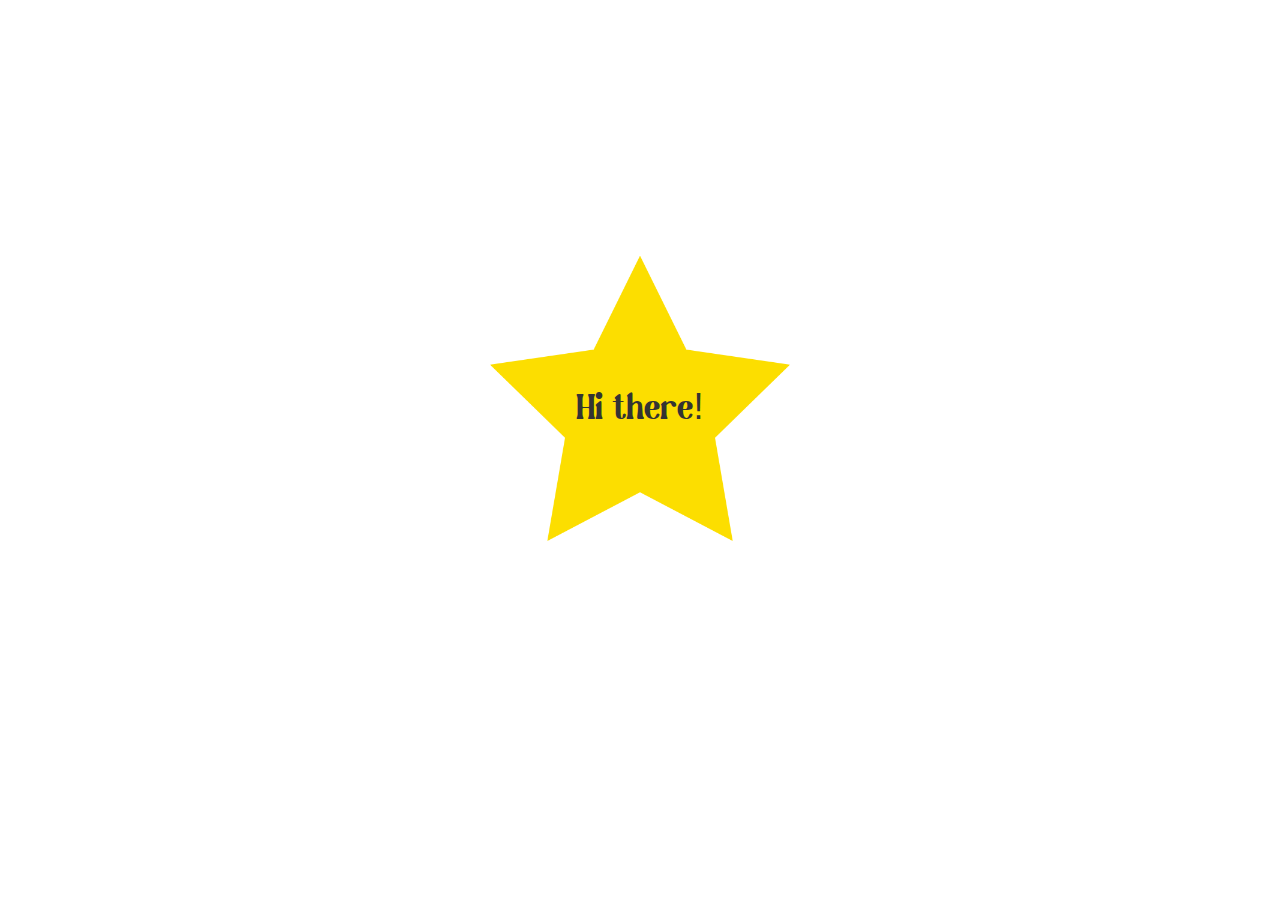
<file: index.html>
<!DOCTYPE html>
<html lang="en">
<head>
    <meta charset="UTF-8">
    <title>Maddie Nykl</title>
    <link rel="stylesheet" href="style.css">
    <link rel="icon" href="img/favicon.png" type="image/png">
</head>
<body>
    <div class="welcome-container">
        <div class="overlay-text-welcome">Hi there!</div>
        <img src="img/nav.png" alt="Navigation Icon" id="welcome-nav-icon" class="large-nav-icon">
    </div>

    <script src="script.js"></script>
</body>
</html>
</file>
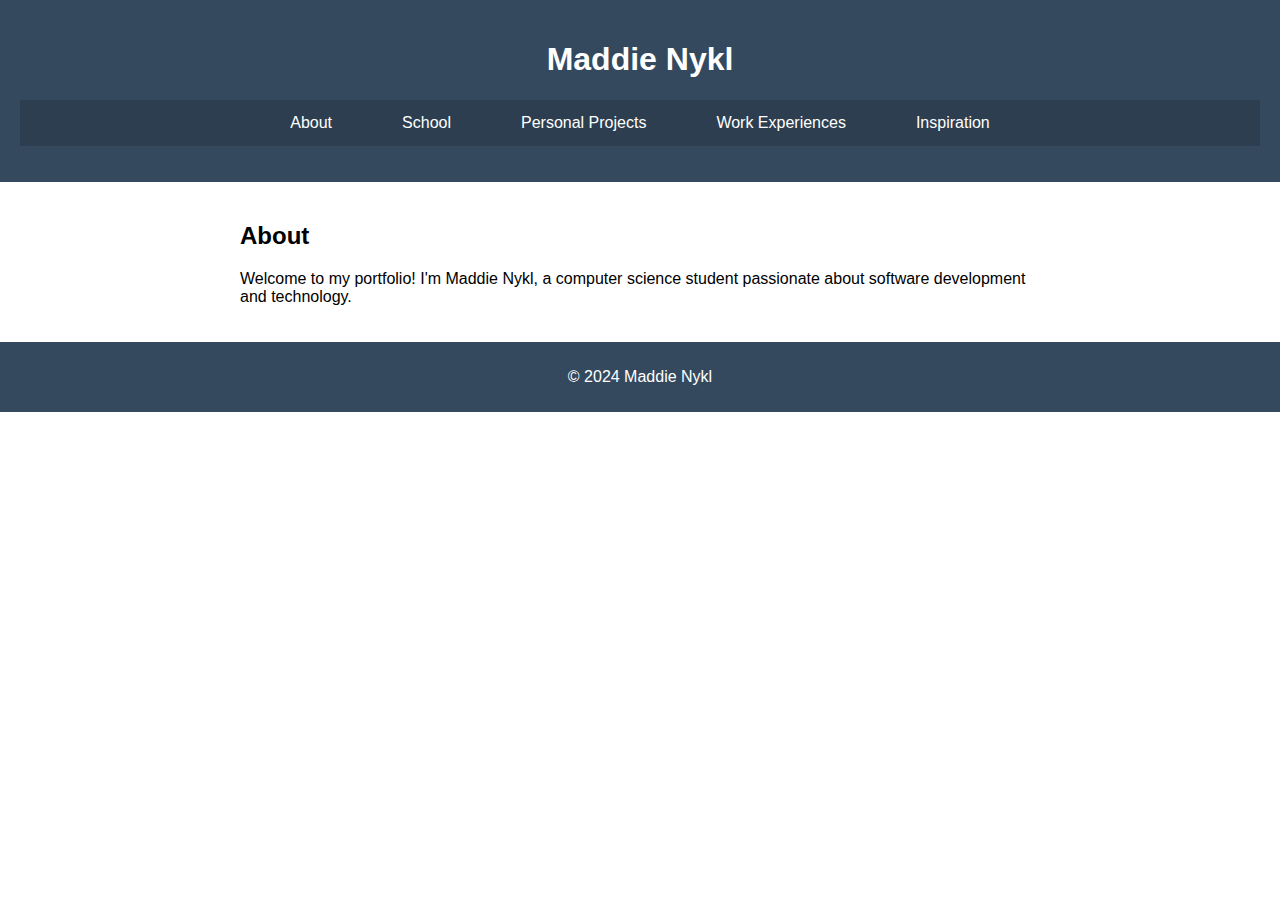
<file: public/index.html>
<!DOCTYPE html>
<html lang="en">
<head>
    <meta charset="UTF-8">
    <title>Maddie Nykl's Portfolio</title>
    <link rel="stylesheet" href="styles.css">
</head>
<body>
    <header>
        <h1>Maddie Nykl</h1>
        <nav>
            <ul>
                <li><a href="#about" onclick="showSection('about')">About</a></li>
                <li><a href="#school" onclick="showSection('school')">School</a></li>
                <li><a href="#projects" onclick="showSection('projects')">Personal Projects</a></li>
                <li><a href="#work" onclick="showSection('work')">Work Experiences</a></li>
                <li><a href="#inspiration" onclick="showSection('inspiration')">Inspiration</a></li>
            </ul>
        </nav>
    </header>

    <main>
        <section id="about" class="content-section">
            <h2>About</h2>
            <p>Welcome to my portfolio! I'm Maddie Nykl, a computer science student passionate about software development and technology.</p>
        </section>

        <section id="school" class="content-section" style="display:none;">
            <h2>School</h2>
            <p>Information about my educational background.</p>
        </section>

        <section id="projects" class="content-section" style="display:none;">
            <h2>Personal Projects</h2>
            <p>Details of projects I've worked on.</p>
        </section>

        <section id="work" class="content-section" style="display:none;">
            <h2>Work Experiences</h2>
            <p>My professional experiences and internships.</p>
        </section>

        <section id="inspiration" class="content-section" style="display:none;">
            <h2>Inspiration</h2>
            <p>Things that inspire me.</p>
        </section>
    </main>

    <footer>
        <p>&copy; 2024 Maddie Nykl</p>
    </footer>

    <script src="script.js"></script>
</body>
</html>
</file>
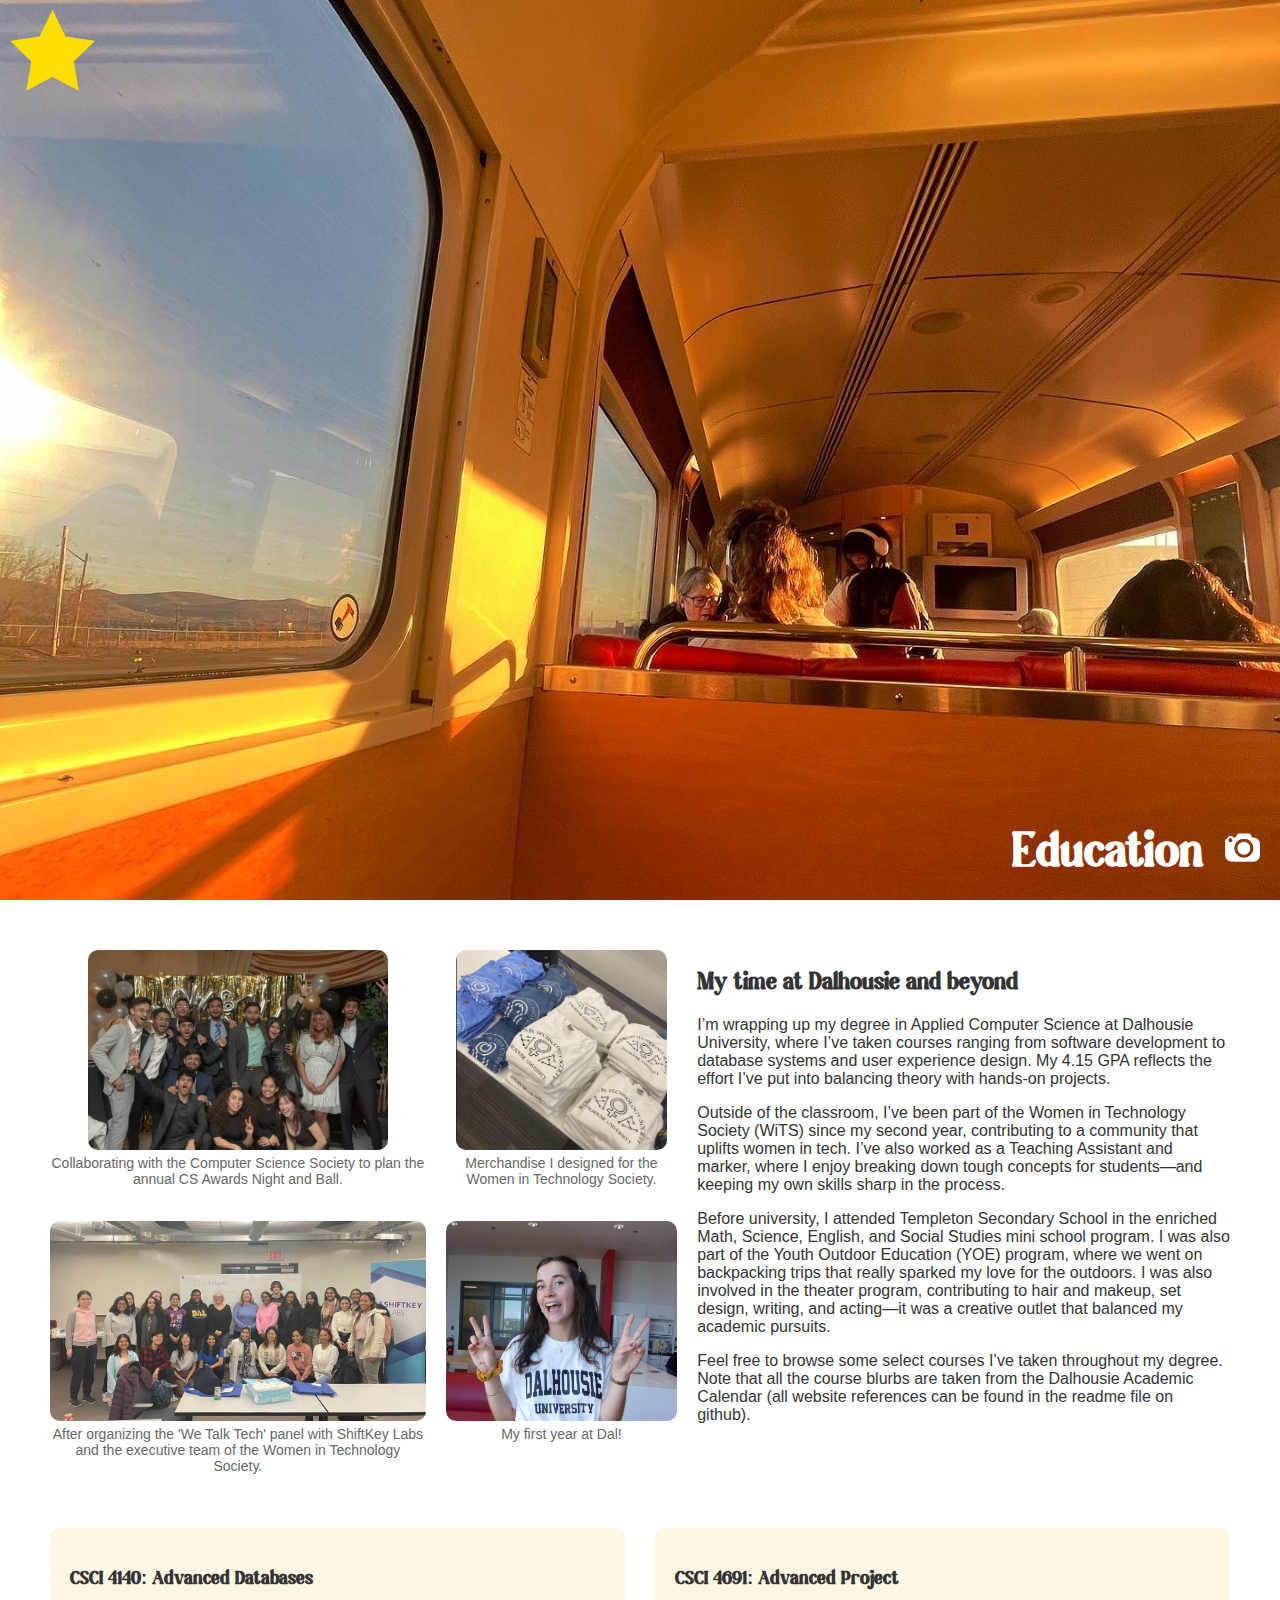
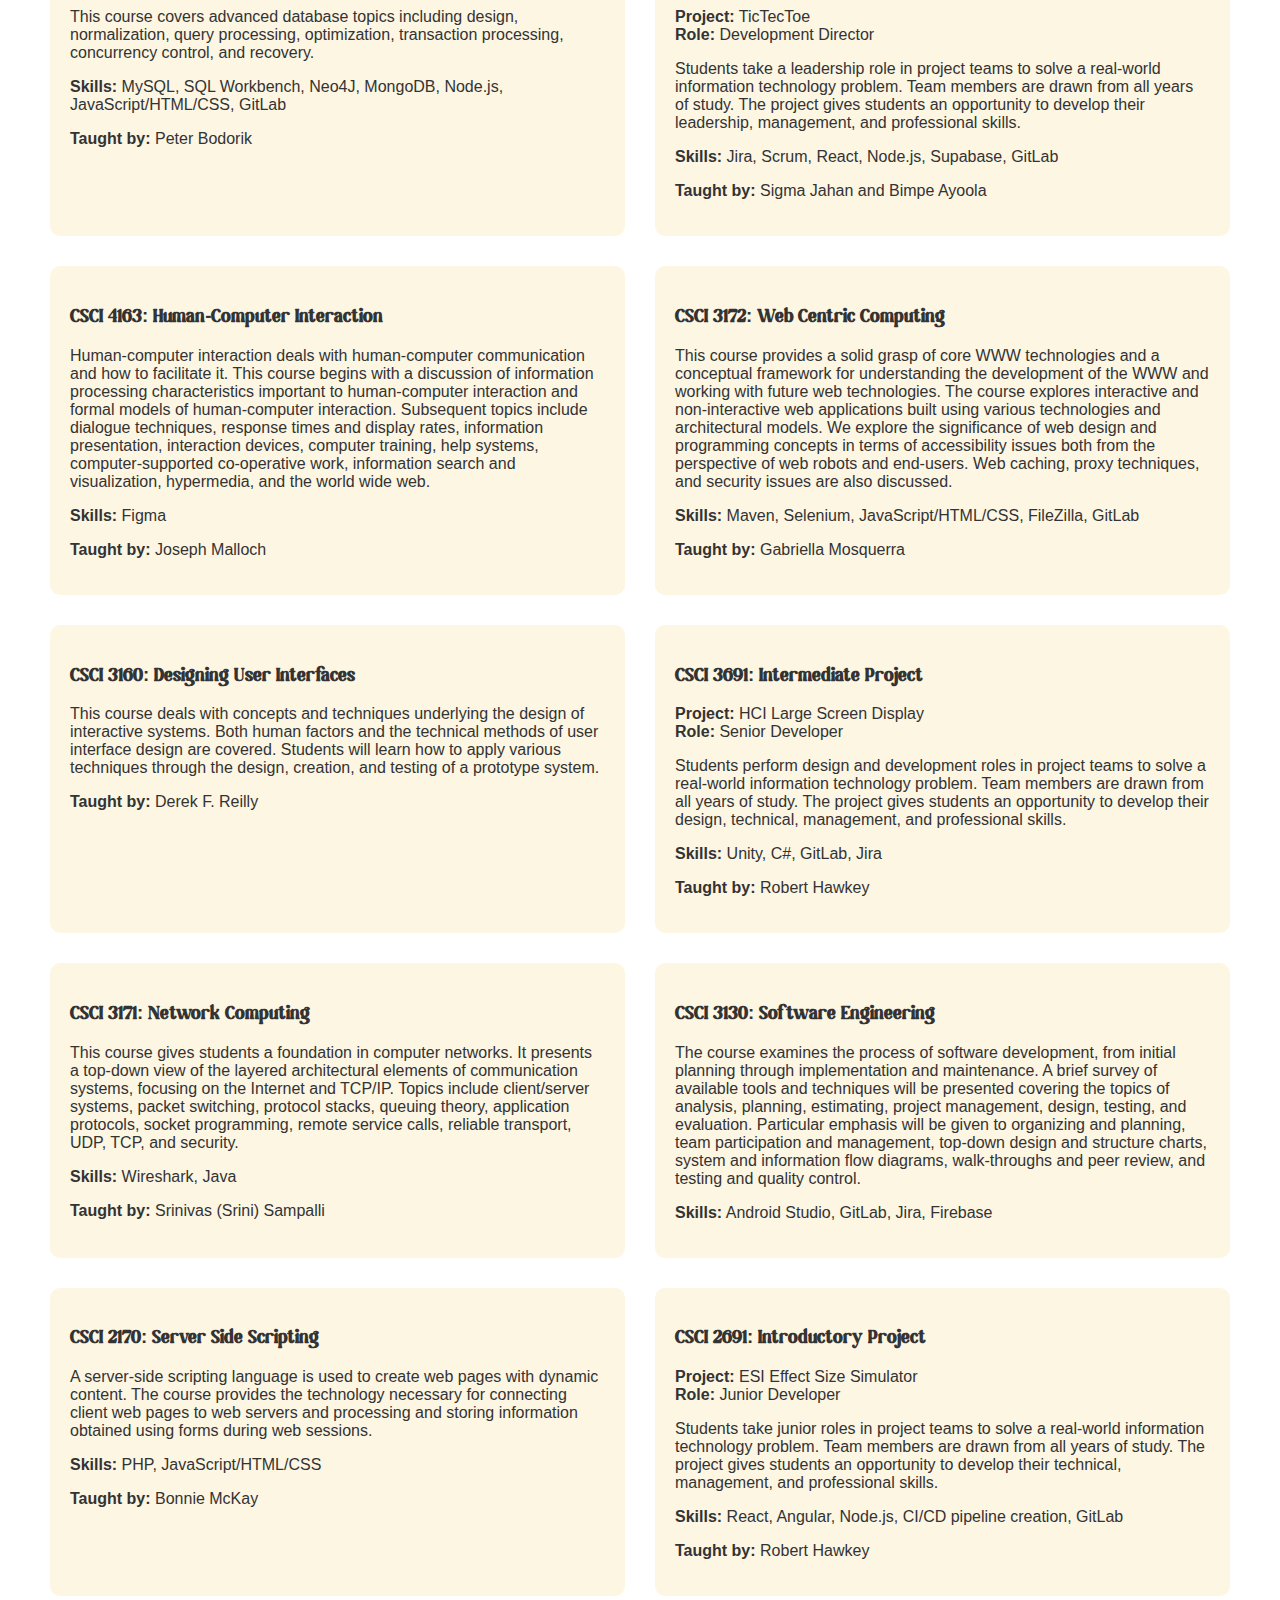
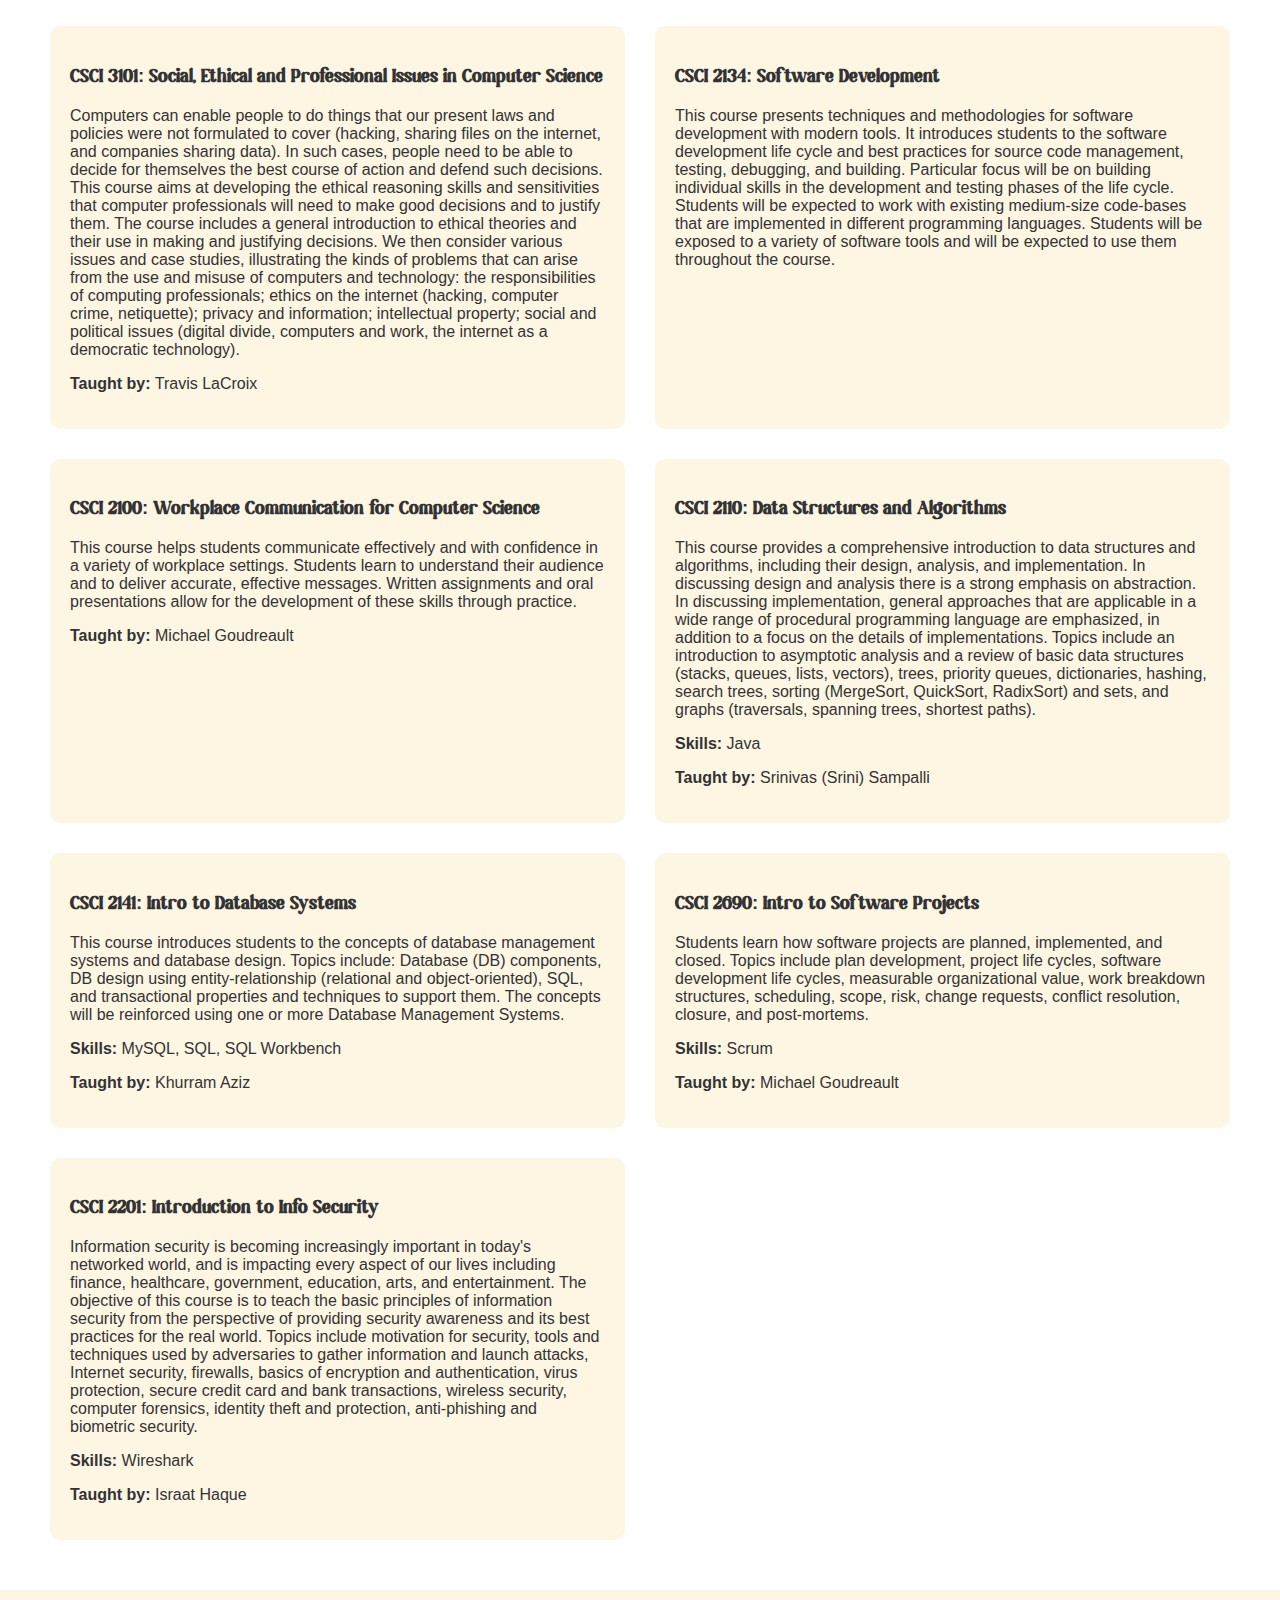
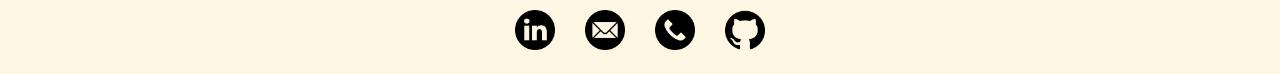
<file: education.html>
<!DOCTYPE html>
<html lang="en">
<head>
    <meta charset="UTF-8">
    <title>Education - Maddie Nykl</title>
    <link rel="stylesheet" href="style.css">
    <link rel="icon" href="img/favicon.png" type="image/png">
</head>
<body>

    <div class="nav-icon" id="nav-icon-container">
    <img src="img/nav.png" alt="Navigation Icon" id="nav-icon" class="small-nav-icon">
    <ul class="nav-menu" id="nav-menu">
        <li><a href="about.html">About Me</a></li>
        <li><a href="work.html">Work Experience</a></li>
        <li><a href="education.html">Education</a></li>
        <li><a href="projects.html">Projects</a></li>
        <li><a href="inspiration.html">What Inspires Me</a></li>
    </ul>
</div>

<section class="section" style="background-image: url('img/school.jpg');">
    <div class="section-content">
        <h1>Education
            <span class="camera-icon-container">
                <img src="img/camera.png" alt="Photo Info" class="camera-icon"> 
                <div class="image-credits-bubble"> 
                    <p>A photo I took of the sunrise on the overnight train from Halifax to Montreal.</p>
                </div>
            </span>
        </h1>
    </div>
</section>

<div class="edu-content-section">
    <div class="education-intro">
        <div class="intro-container">
            <div class="education-photos">
                <div class="photo-item">
                    <img src="img/school1.jpg" alt="CS Awards Night" class="education-photo">
                    <p class="photo-caption">Collaborating with the Computer Science Society to plan the annual CS Awards Night and Ball.</p>
                </div>
                <div class="photo-item">
                    <img src="img/school2.jpg" alt="Merch for WiTs" class="education-photo">
                    <p class="photo-caption">Merchandise I designed for the Women in Technology Society.</p>
                </div>
                <div class="photo-item">
                    <img src="img/school3.jpg" alt="We Talk Tech Panel" class="education-photo">
                    <p class="photo-caption">After organizing the 'We Talk Tech' panel with ShiftKey Labs and the executive team of the Women in Technology Society.</p>
                </div>
                <div class="photo-item">
                    <img src="img/school4.jpg" alt="Me at School" class="education-photo">
                    <p class="photo-caption">My first year at Dal!</p>
                </div>
            </div>
            <div class="intro-text">
                <h2>My time at Dalhousie and beyond</h2> 
                <p>I’m wrapping up my degree in Applied Computer Science at Dalhousie University, where I’ve taken courses ranging from software development to database systems and user experience design. My 4.15 GPA reflects the effort I’ve put into balancing theory with hands-on projects.</p>
                <p>Outside of the classroom, I’ve been part of the Women in Technology Society (WiTS) since my second year, contributing to a community that uplifts women in tech. I’ve also worked as a Teaching Assistant and marker, where I enjoy breaking down tough concepts for students—and keeping my own skills sharp in the process.</p>
                <p>Before university, I attended Templeton Secondary School in the enriched Math, Science, English, and Social Studies mini school program. I was also part of the Youth Outdoor Education (YOE) program, where we went on backpacking trips that really sparked my love for the outdoors. I was also involved in the theater program, contributing to hair and makeup, set design, writing, and acting—it was a creative outlet that balanced my academic pursuits.</p> 
                <p>Feel free to browse some select courses I’ve taken throughout my degree. Note that all the course blurbs are taken from the Dalhousie Academic Calendar (all website references can be found in the readme file on github).</p>
            </div>
        </div>
    </div>

    <!-- Courses Section -->
    <div class="courses-container">
        <div class="course-item">
            <h3>CSCI 4140: Advanced Databases</h3>
            <p>This course covers advanced database topics including design, normalization, query processing, optimization, transaction processing, concurrency control, and recovery.</p>
            <p><strong>Skills:</strong> MySQL, SQL Workbench, Neo4J, MongoDB, Node.js, JavaScript/HTML/CSS, GitLab</p>
            <p><strong>Taught by:</strong> Peter Bodorik</p>
        </div>
        <div class="course-item">
            <h3>CSCI 4691: Advanced Project</h3>
            <p><strong>Project:</strong> TicTecToe<br>
            <strong>Role:</strong> Development Director</p>
            <p>Students take a leadership role in project teams to solve a real-world information technology problem. Team members are drawn from all years of study. The project gives students an opportunity to develop their leadership, management, and professional skills.</p>
            <p><strong>Skills:</strong> Jira, Scrum, React, Node.js, Supabase, GitLab</p>
            <p><strong>Taught by:</strong> Sigma Jahan and Bimpe Ayoola</p>
        </div>
        <div class="course-item">
            <h3>CSCI 4163: Human-Computer Interaction</h3>
            <p>Human-computer interaction deals with human-computer communication and how to facilitate it. This course begins with a discussion of information processing characteristics important to human-computer interaction and formal models of human-computer interaction. Subsequent topics include dialogue techniques, response times and display rates, information presentation, interaction devices, computer training, help systems, computer-supported co-operative work, information search and visualization, hypermedia, and the world wide web.</p>
            <p><strong>Skills:</strong> Figma</p>
            <p><strong>Taught by:</strong> Joseph Malloch</p>
        </div>
        <div class="course-item">
            <h3>CSCI 3172: Web Centric Computing</h3>
            <p>This course provides a solid grasp of core WWW technologies and a conceptual framework for understanding the development of the WWW and working with future web technologies. The course explores interactive and non-interactive web applications built using various technologies and architectural models. We explore the significance of web design and programming concepts in terms of accessibility issues both from the perspective of web robots and end-users. Web caching, proxy techniques, and security issues are also discussed.</p>
            <p><strong>Skills:</strong> Maven, Selenium, JavaScript/HTML/CSS, FileZilla, GitLab</p>
            <p><strong>Taught by:</strong> Gabriella Mosquerra</p>
        </div>
        <div class="course-item">
            <h3>CSCI 3160: Designing User Interfaces</h3>
            <p>This course deals with concepts and techniques underlying the design of interactive systems. Both human factors and the technical methods of user interface design are covered. Students will learn how to apply various techniques through the design, creation, and testing of a prototype system.</p>
            <p><strong>Taught by:</strong> Derek F. Reilly</p>
        </div>
        <div class="course-item">
            <h3>CSCI 3691: Intermediate Project</h3>
            <p><strong>Project:</strong> HCI Large Screen Display<br>
            <strong>Role:</strong> Senior Developer</p>
            <p>Students perform design and development roles in project teams to solve a real-world information technology problem. Team members are drawn from all years of study. The project gives students an opportunity to develop their design, technical, management, and professional skills.</p>
            <p><strong>Skills:</strong> Unity, C#, GitLab, Jira</p>
            <p><strong>Taught by:</strong> Robert Hawkey</p>
        </div>
        <div class="course-item">
            <h3>CSCI 3171: Network Computing</h3>
            <p>This course gives students a foundation in computer networks. It presents a top-down view of the layered architectural elements of communication systems, focusing on the Internet and TCP/IP. Topics include client/server systems, packet switching, protocol stacks, queuing theory, application protocols, socket programming, remote service calls, reliable transport, UDP, TCP, and security.</p>
            <p><strong>Skills:</strong> Wireshark, Java</p>
            <p><strong>Taught by:</strong> Srinivas (Srini) Sampalli</p>
        </div>
        <div class="course-item">
            <h3>CSCI 3130: Software Engineering</h3>
            <p>The course examines the process of software development, from initial planning through implementation and maintenance. A brief survey of available tools and techniques will be presented covering the topics of analysis, planning, estimating, project management, design, testing, and evaluation. Particular emphasis will be given to organizing and planning, team participation and management, top-down design and structure charts, system and information flow diagrams, walk-throughs and peer review, and testing and quality control.</p>
            <p><strong>Skills:</strong> Android Studio, GitLab, Jira, Firebase</p>
        </div>
        <div class="course-item">
            <h3>CSCI 2170: Server Side Scripting</h3>
            <p>A server-side scripting language is used to create web pages with dynamic content. The course provides the technology necessary for connecting client web pages to web servers and processing and storing information obtained using forms during web sessions.</p>
            <p><strong>Skills:</strong> PHP, JavaScript/HTML/CSS</p>
            <p><strong>Taught by:</strong> Bonnie McKay</p>
        </div>
        <div class="course-item">
            <h3>CSCI 2691: Introductory Project</h3>
            <p><strong>Project:</strong> ESI Effect Size Simulator<br>
            <strong>Role:</strong> Junior Developer</p>
            <p>Students take junior roles in project teams to solve a real-world information technology problem. Team members are drawn from all years of study. The project gives students an opportunity to develop their technical, management, and professional skills.</p>
            <p><strong>Skills:</strong> React, Angular, Node.js, CI/CD pipeline creation, GitLab</p>
            <p><strong>Taught by:</strong> Robert Hawkey</p>
        </div>
        <div class="course-item">
            <h3>CSCI 3101: Social, Ethical and Professional Issues in Computer Science</h3>
            <p>Computers can enable people to do things that our present laws and policies were not formulated to cover (hacking, sharing files on the internet, and companies sharing data). In such cases, people need to be able to decide for themselves the best course of action and defend such decisions. This course aims at developing the ethical reasoning skills and sensitivities that computer professionals will need to make good decisions and to justify them. The course includes a general introduction to ethical theories and their use in making and justifying decisions. We then consider various issues and case studies, illustrating the kinds of problems that can arise from the use and misuse of computers and technology: the responsibilities of computing professionals; ethics on the internet (hacking, computer crime, netiquette); privacy and information; intellectual property; social and political issues (digital divide, computers and work, the internet as a democratic technology).</p>
            <p><strong>Taught by:</strong> Travis LaCroix</p>
        </div>
        <div class="course-item">
            <h3>CSCI 2134: Software Development</h3>
            <p>This course presents techniques and methodologies for software development with modern tools. It introduces students to the software development life cycle and best practices for source code management, testing, debugging, and building. Particular focus will be on building individual skills in the development and testing phases of the life cycle. Students will be expected to work with existing medium-size code-bases that are implemented in different programming languages. Students will be exposed to a variety of software tools and will be expected to use them throughout the course.</p>
        </div>
        <div class="course-item">
            <h3>CSCI 2100: Workplace Communication for Computer Science</h3>
            <p>This course helps students communicate effectively and with confidence in a variety of workplace settings. Students learn to understand their audience and to deliver accurate, effective messages. Written assignments and oral presentations allow for the development of these skills through practice.</p>
            <p><strong>Taught by:</strong> Michael Goudreault</p>
        </div>
        <div class="course-item">
            <h3>CSCI 2110: Data Structures and Algorithms</h3>
            <p>This course provides a comprehensive introduction to data structures and algorithms, including their design, analysis, and implementation. In discussing design and analysis there is a strong emphasis on abstraction. In discussing implementation, general approaches that are applicable in a wide range of procedural programming language are emphasized, in addition to a focus on the details of implementations. Topics include an introduction to asymptotic analysis and a review of basic data structures (stacks, queues, lists, vectors), trees, priority queues, dictionaries, hashing, search trees, sorting (MergeSort, QuickSort, RadixSort) and sets, and graphs (traversals, spanning trees, shortest paths).</p>
            <p><strong>Skills:</strong> Java</p>
            <p><strong>Taught by:</strong> Srinivas (Srini) Sampalli</p>
        </div>
        <div class="course-item">
            <h3>CSCI 2141: Intro to Database Systems</h3>
            <p>This course introduces students to the concepts of database management systems and database design. Topics include: Database (DB) components, DB design using entity-relationship (relational and object-oriented), SQL, and transactional properties and techniques to support them. The concepts will be reinforced using one or more Database Management Systems.</p>
            <p><strong>Skills:</strong> MySQL, SQL, SQL Workbench</p>
            <p><strong>Taught by:</strong> Khurram Aziz</p>
        </div>
        <div class="course-item">
            <h3>CSCI 2690: Intro to Software Projects</h3>
            <p>Students learn how software projects are planned, implemented, and closed. Topics include plan development, project life cycles, software development life cycles, measurable organizational value, work breakdown structures, scheduling, scope, risk, change requests, conflict resolution, closure, and post-mortems.</p>
            <p><strong>Skills:</strong> Scrum</p>
            <p><strong>Taught by:</strong> Michael Goudreault</p>
        </div>
        <div class="course-item">
            <h3>CSCI 2201: Introduction to Info Security</h3>
            <p>Information security is becoming increasingly important in today's networked world, and is impacting every aspect of our lives including finance, healthcare, government, education, arts, and entertainment. The objective of this course is to teach the basic principles of information security from the perspective of providing security awareness and its best practices for the real world. Topics include motivation for security, tools and techniques used by adversaries to gather information and launch attacks, Internet security, firewalls, basics of encryption and authentication, virus protection, secure credit card and bank transactions, wireless security, computer forensics, identity theft and protection, anti-phishing and biometric security.</p>
            <p><strong>Skills:</strong> Wireshark</p>
            <p><strong>Taught by:</strong> Israat Haque</p>
        </div>
        
    </div>
</div>

<footer>
    <div class="footer-content">
        <a href="https://www.linkedin.com/in/maddie-nykl-b24561251/">
            <img src="img/linkedin-icon.png" alt="LinkedIn">
        </a>
        <a href="mailto:maddienykl@gmail.com">
            <img src="img/email-icon.png" alt="Email">
        </a>
        <a href="tel:+17826406004">
            <img src="img/phone-icon.png" alt="Phone">
        </a>
        <a href="https://github.com/MaddieNykl">
            <img src="img/github-icon.png" alt="GitHub">
        </a>
    </div>
</footer>

<script src="script.js"></script>
</body>
</html>
</file>
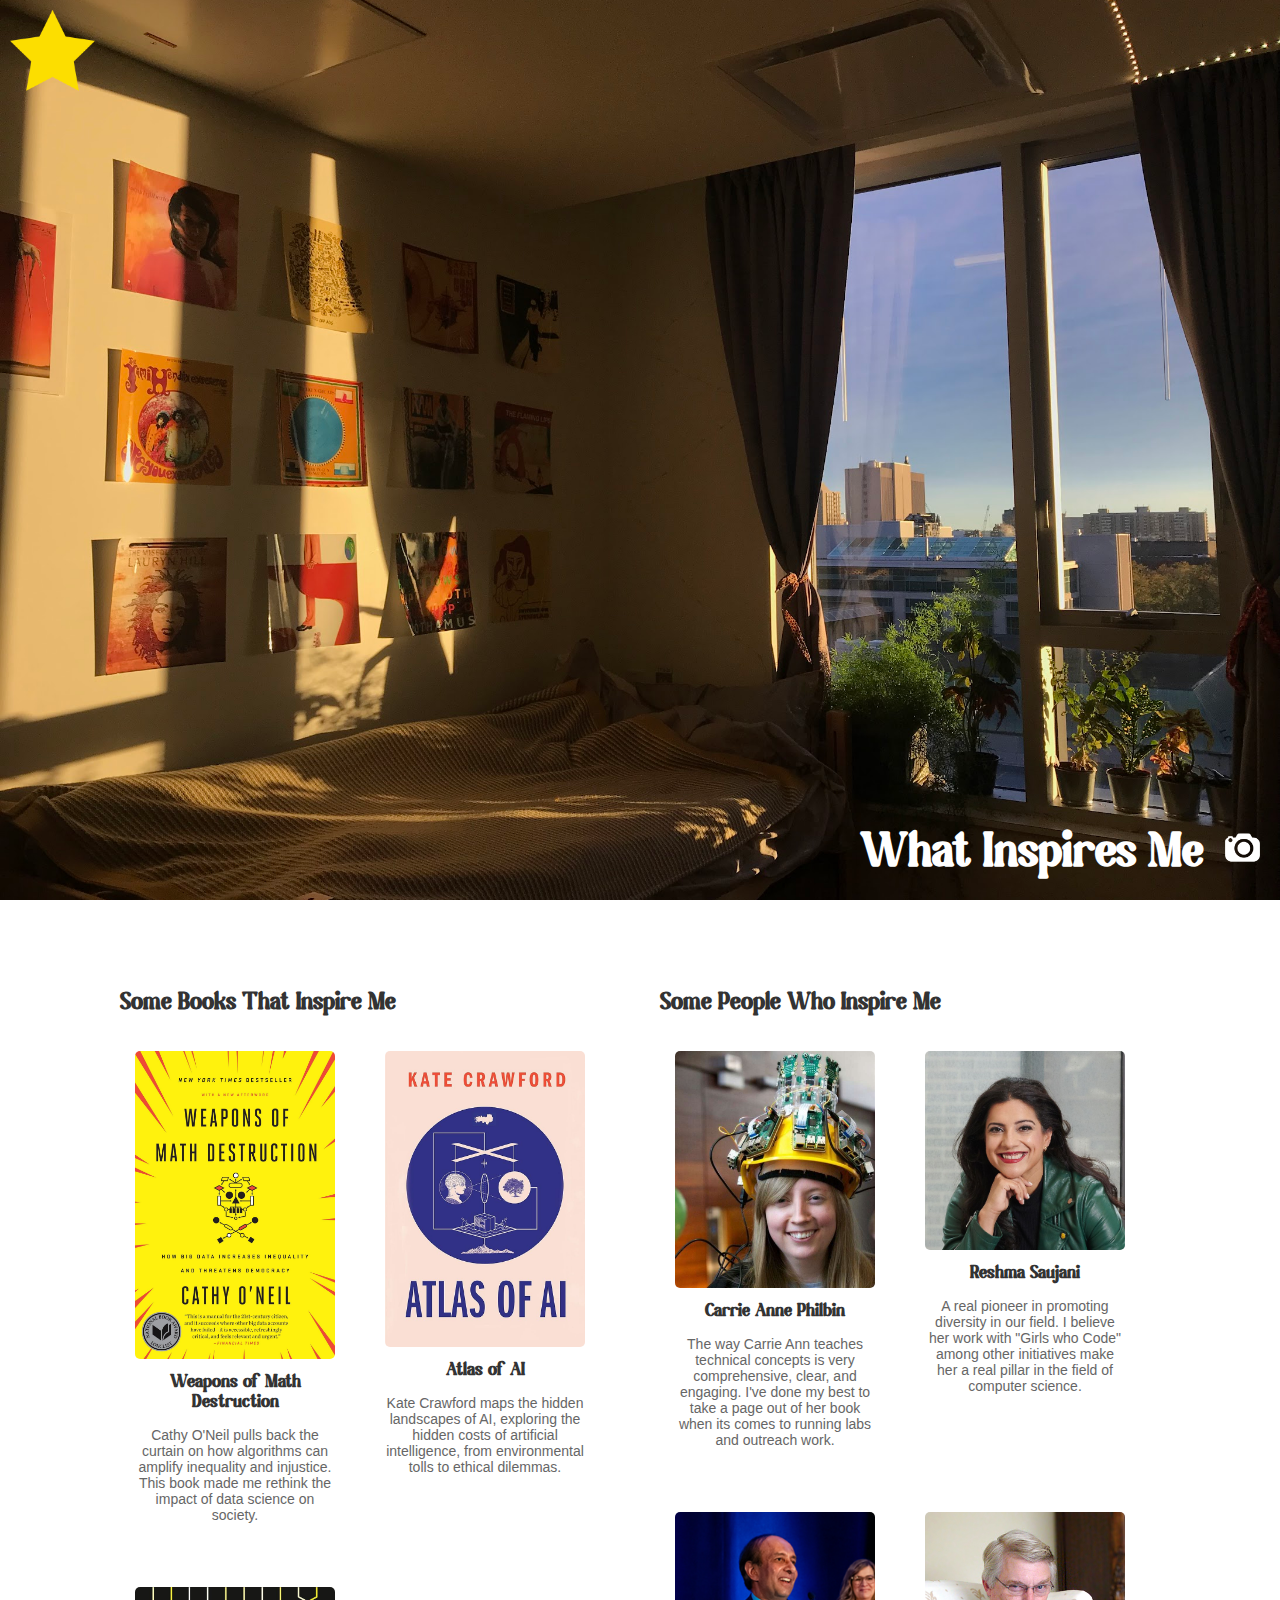
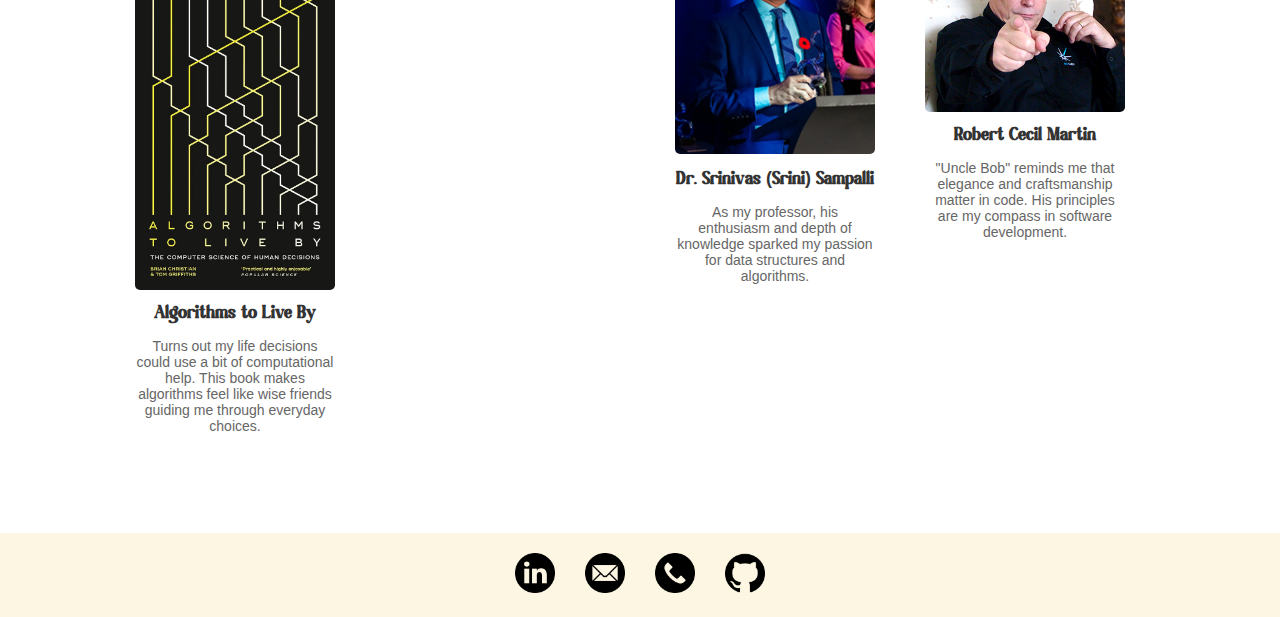
<file: inspiration.html>
<!DOCTYPE html>
<html lang="en">
<head>
    <meta charset="UTF-8">
    <title>Inspirations - Maddie Nykl</title>
    <link rel="stylesheet" href="style.css">
    <link rel="icon" href="img/favicon.png" type="image/png">
</head>
<body>

<div class="nav-icon" id="nav-icon-container">
    <img src="img/nav.png" alt="Navigation Icon" id="nav-icon" class="small-nav-icon">
    <ul class="nav-menu" id="nav-menu">
        <li><a href="about.html">About Me</a></li>
        <li><a href="work.html">Work Experience</a></li>
        <li><a href="education.html">Education</a></li>
        <li><a href="projects.html">Projects</a></li>
        <li><a href="inspiration.html">What Inspires Me</a></li>
    </ul>
</div>

<section class="section" style="background-image: url('img/inspiration.jpg');">
    <div class="section-content">
        <h1>What Inspires Me
            <span class="camera-icon-container">
            <img src="img/camera.png" alt="Photo Info" class="camera-icon"> 
                <div class="image-credits-bubble"> 
                    <p>The view from my dorm room in first year.</p>
                </div>
            </span>
        </h1>
    </div>
</section>

<div class="content-section">
    <div class="inspiration-sections">
        <!-- Books Section -->
        <div class="books-section">
            <h2>Some Books That Inspire Me</h2>
            <div class="books-container">
                <div class="book-item">
                    <img src="img/inspiration/WOMD.jpg" alt="Weapons of Math Destruction">
                    <h3>Weapons of Math Destruction</h3>
                    <p>Cathy O'Neil pulls back the curtain on how algorithms can amplify inequality and injustice. This book made me rethink the impact of data science on society.</p>
                </div>
                <div class="book-item">
                    <img src="img/inspiration/AOAI.jpg" alt="Atlas of AI">
                    <h3>Atlas of AI</h3>
                    <p>Kate Crawford maps the hidden landscapes of AI, exploring the hidden costs of artificial intelligence, from environmental tolls to ethical dilemmas.</p>
                </div>
                    <div class="book-item">
                    <img src="img/inspiration/ATLB.jpg" alt="Algorithms to Live By">
                    <h3>Algorithms to Live By</h3>
                    <p>Turns out my life decisions could use a bit of computational help. This book makes algorithms feel like wise friends guiding me through everyday choices.</p>
                </div>
            </div>
        </div>
        <!-- Peoples Section -->
        <div class="authors-section">
            <h2>Some People Who Inspire Me</h2>
            <div class="authors-container">
                <div class="author-item">
                    <img src="img/inspiration/CarrieAnn.jpg" alt="Carrie Anne Philbin">
                    <h3>Carrie Anne Philbin</h3>
                    <p>The way Carrie Ann teaches technical concepts is very comprehensive, clear, and engaging. I've done my best to take a page out of her book when its comes to running labs and outreach work.</p>
                </div>
                <div class="author-item">
                    <img src="img/inspiration/Reshma.jpg" alt="Reshma Saujani">
                    <h3>Reshma Saujani</h3>
                    <p>A real pioneer in promoting diversity in our field. I believe her work with "Girls who Code" among other initiatives make her a real pillar in the field of computer science.</p>
                </div>
                <div class="author-item">
                    <img src="img/inspiration/Srini.png" alt="Dr. Srinivas Sampalli">
                    <h3>Dr. Srinivas (Srini) Sampalli</h3>
                    <p>As my professor, his enthusiasm and depth of knowledge sparked my passion for data structures and algorithms.</p>
                </div>
                <div class="author-item">
                    <img src="img/inspiration/unclebob.png" alt="Robert Cecil Martin">
                    <h3>Robert Cecil Martin</h3>
                    <p>"Uncle Bob" reminds me that elegance and craftsmanship matter in code. His principles are my compass in software development.</p>
                </div>
            </div>
        </div>
    </div>
</div>

<footer>
    <div class="footer-content">
        <a href="https://www.linkedin.com/in/maddie-nykl-b24561251/">
            <img src="img/linkedin-icon.png" alt="LinkedIn">
        </a>
        <a href="mailto:maddienykl@gmail.com">
            <img src="img/email-icon.png" alt="Email">
        </a>
        <a href="tel:+17826406004">
            <img src="img/phone-icon.png" alt="Phone">
        </a>
        <a href="https://github.com/MaddieNykl">
            <img src="img/github-icon.png" alt="GitHub">
        </a>
    </div>
</footer>

<script src="script.js"></script>
</body>
</html>
</file>
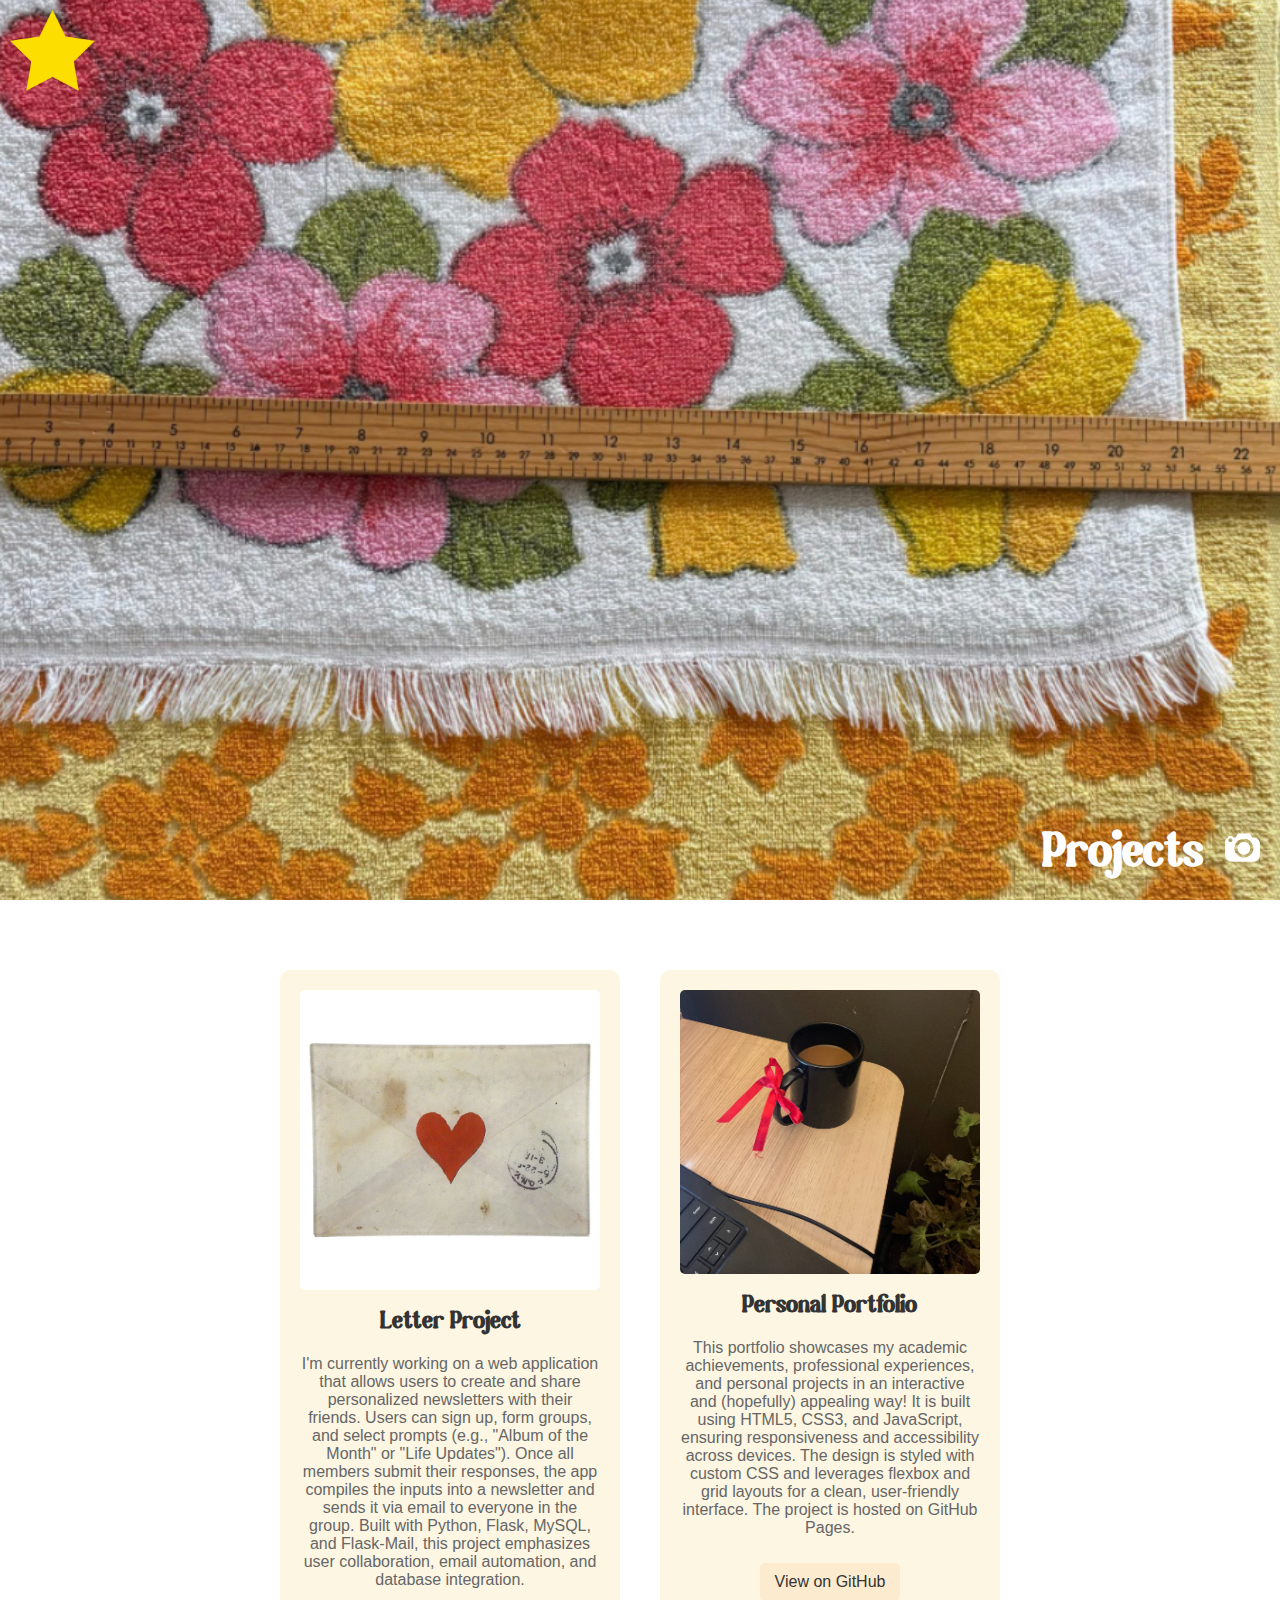
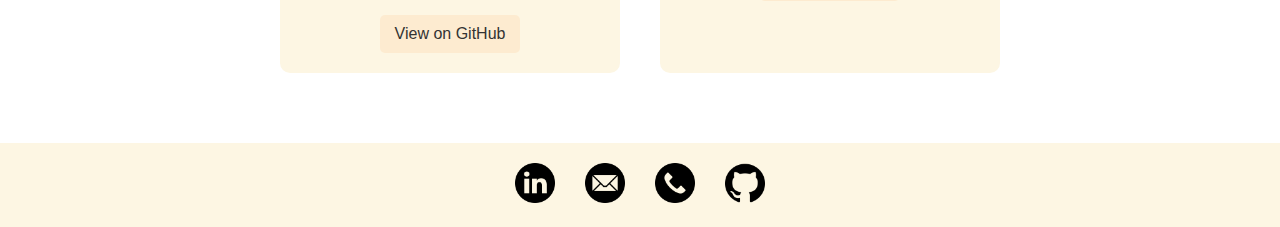
<file: projects.html>
<!DOCTYPE html>
<html lang="en">
<head>
    <meta charset="UTF-8">
    <title>Projects - Maddie Nykl</title>
    <link rel="stylesheet" href="style.css">
    <link rel="icon" href="img/favicon.png" type="image/png">
</head>
<body>

<div class="nav-icon" id="nav-icon-container">
    <img src="img/nav.png" alt="Navigation Icon" id="nav-icon" class="small-nav-icon">
    <ul class="nav-menu" id="nav-menu">
        <li><a href="about.html">About Me</a></li>
        <li><a href="work.html">Work Experience</a></li>
        <li><a href="education.html">Education</a></li>
        <li><a href="projects.html">Projects</a></li>
        <li><a href="inspiration.html">What Inspires Me</a></li>
    </ul>
</div>
<!-- Projects Section -->
<section class="section" style="background-image: url('img/projects.jpg');">
    <div class="section-content">
        <h1>Projects
            <span class="camera-icon-container">
                <img src="img/camera.png" alt="Photo Info" class="camera-icon"> 
                <div class="image-credits-bubble"> 
                    <p>Some vintage hand towels I used for a sewing project.</p>
                </div>
            </span>
        </h1>
    </div>
</section>

<div class="content-section">
    <div class="projects-container">
        <!-- Letter Project -->
        <div class="project-item">
            <img src="img/letter-proj.jpg" alt="Letter Project" class="project-image">
            <h2>Letter Project</h2>
            <p>I'm currently working on a web application that allows users to create and share personalized newsletters with their friends. Users can sign up, form groups, and select prompts (e.g., "Album of the Month" or "Life Updates"). Once all members submit their responses, the app compiles the inputs into a newsletter and sends it via email to everyone in the group. Built with Python, Flask, MySQL, and Flask-Mail, this project emphasizes user collaboration, email automation, and database integration.</p>
            <a href="https://github.com/MaddieNykl/letter-project" class="github-link">View on GitHub</a>
        </div>
        <!-- Personal Portfolio -->
        <div class="project-item">
            <img src="img/personal-portfolio.jpg" alt="Personal Portfolio" class="project-image">
            <h2>Personal Portfolio</h2>
            <p>This portfolio showcases my academic achievements, professional experiences, and personal projects in an interactive and (hopefully) appealing way! It is built using HTML5, CSS3, and JavaScript, ensuring responsiveness and accessibility across devices. The design is styled with custom CSS and leverages flexbox and grid layouts for a clean, user-friendly interface. The project is hosted on GitHub Pages.</p>            <a href="https://github.com/MaddieNykl/Maddie-Nykl-Portfolio" class="github-link">View on GitHub</a>
        </div>
    </div>
</div>


<footer>
    <div class="footer-content">
        <a href="https://www.linkedin.com/in/maddie-nykl-b24561251/">
            <img src="img/linkedin-icon.png" alt="LinkedIn">
        </a>
        <a href="mailto:maddienykl@gmail.com">
            <img src="img/email-icon.png" alt="Email">
        </a>
        <a href="tel:+17826406004">
            <img src="img/phone-icon.png" alt="Phone">
        </a>
        <a href="https://github.com/MaddieNykl">
            <img src="img/github-icon.png" alt="GitHub">
        </a>
    </div>
</footer>

<script src="script.js"></script>
</body>
</html>
</file>
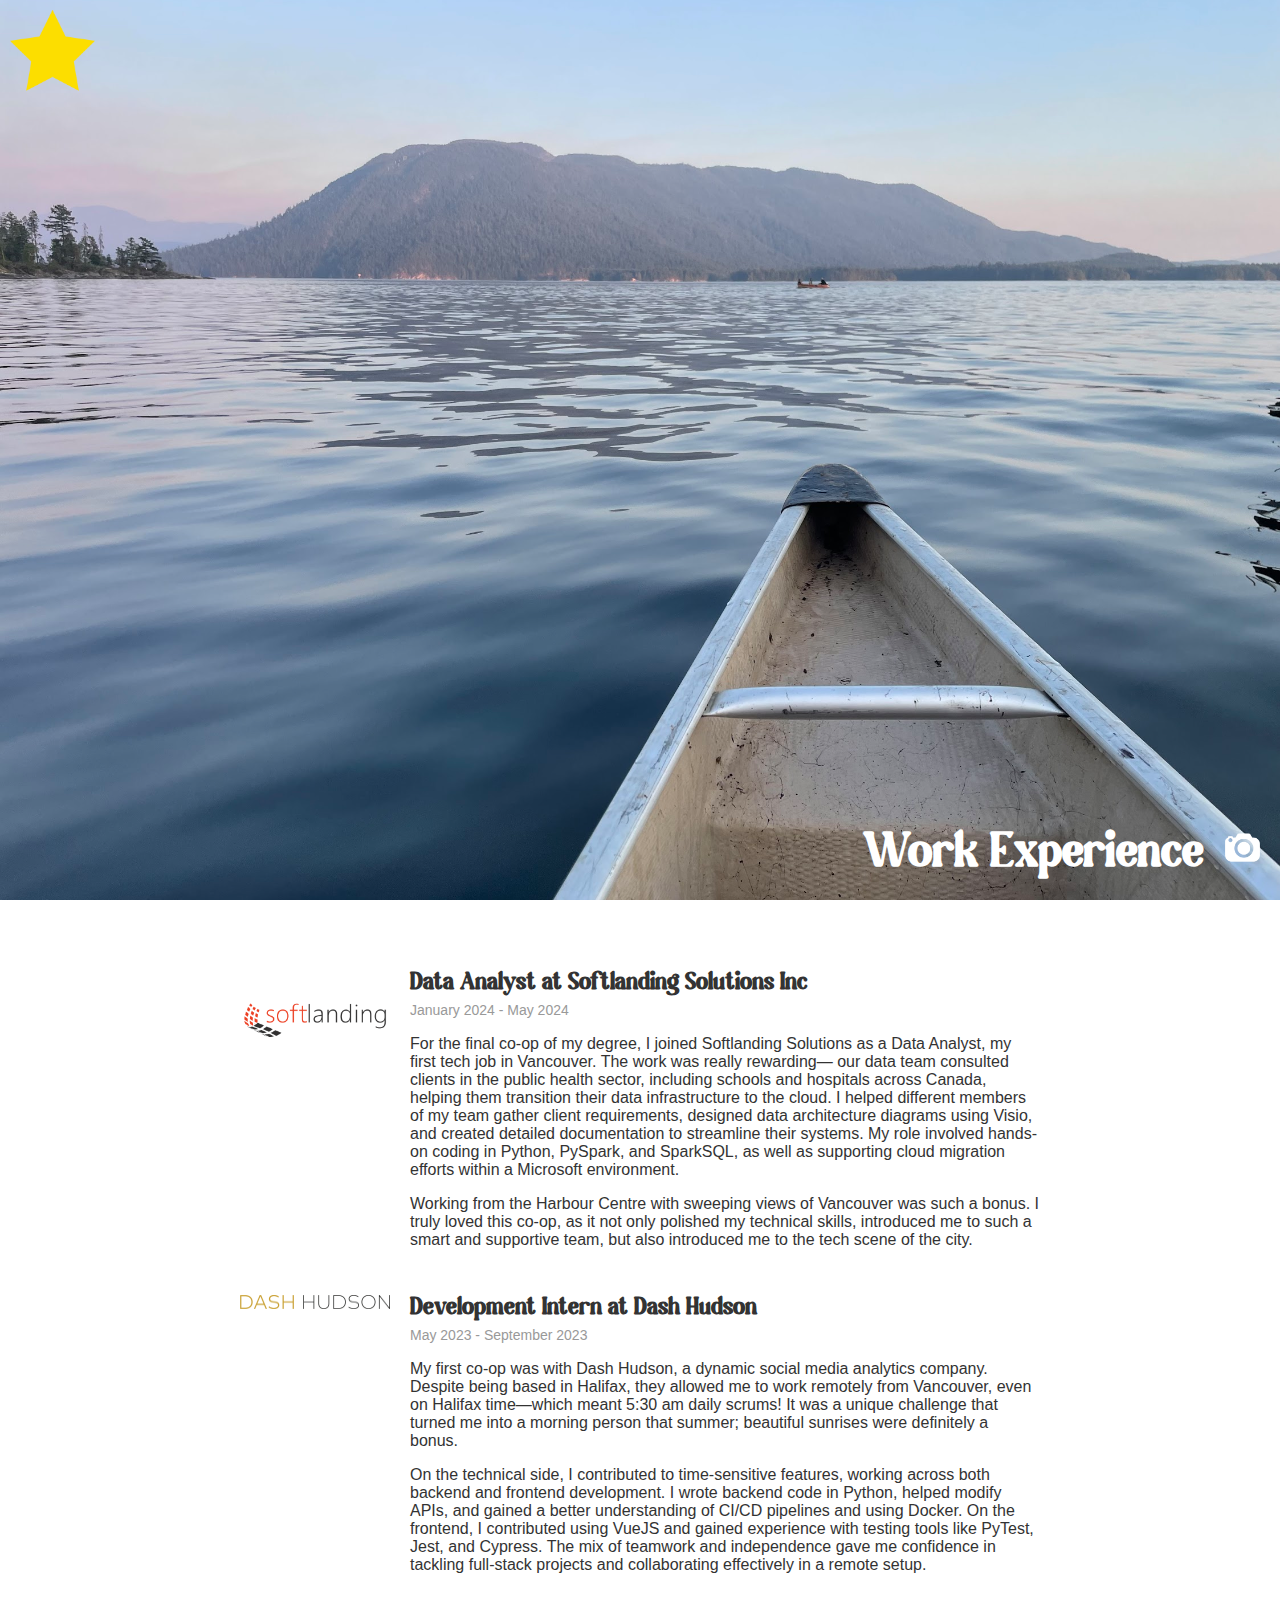
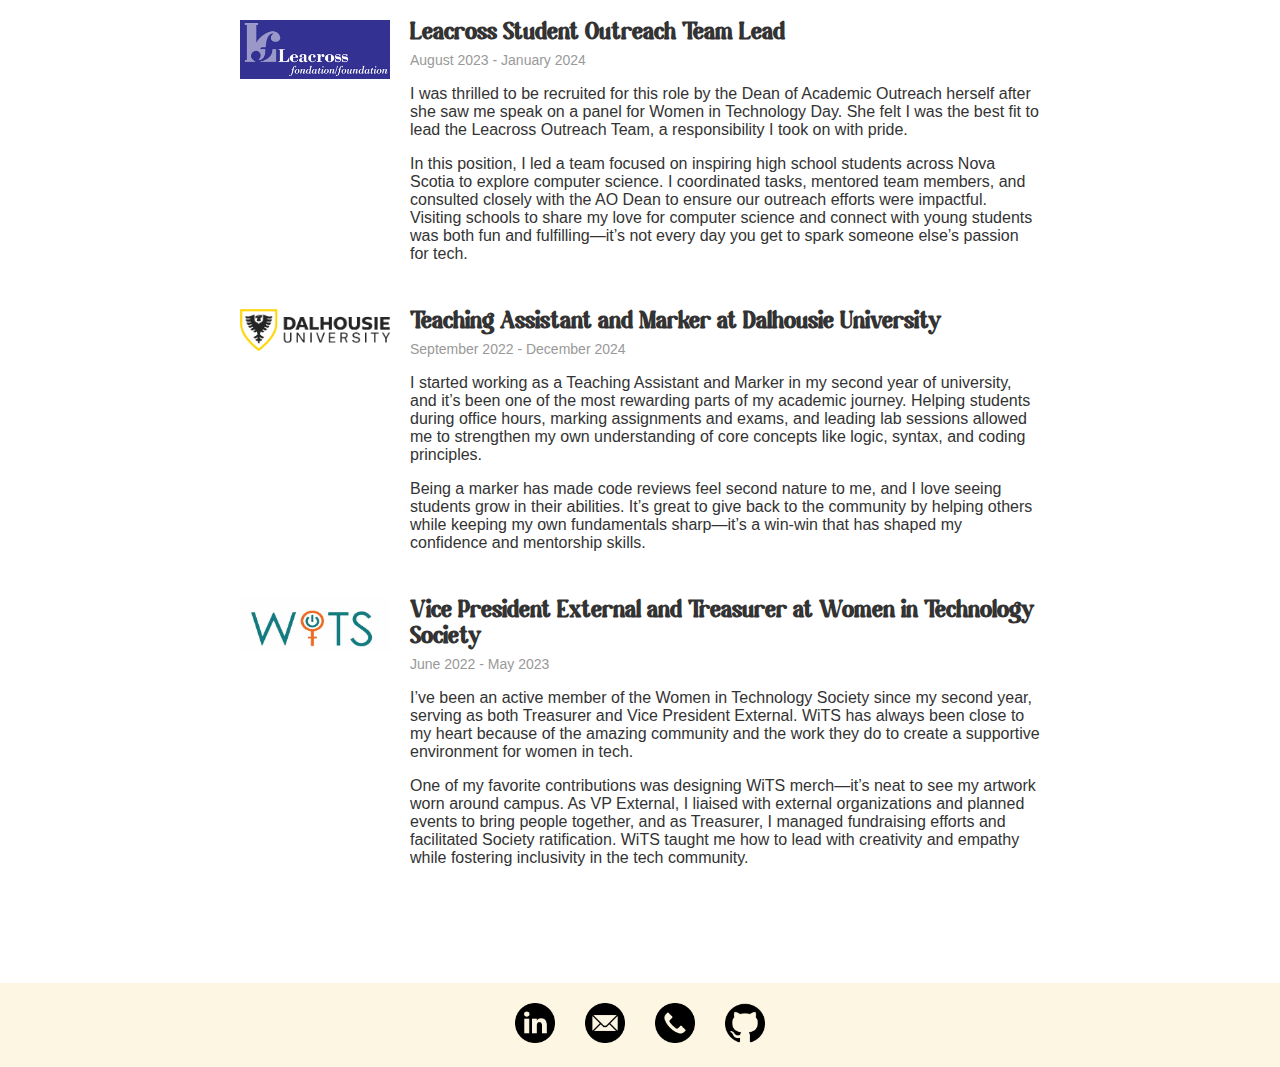
<file: work.html>
<!DOCTYPE html>
<html lang="en">
<head>
    <meta charset="UTF-8">
    <title>Work Experience - Maddie Nykl</title>
    <link rel="stylesheet" href="style.css">
    <link rel="icon" href="img/favicon.png" type="image/png">
</head>
<body>

<div class="nav-icon" id="nav-icon-container">
    <img src="img/nav.png" alt="Navigation Icon" id="nav-icon" class="small-nav-icon">
    <ul class="nav-menu" id="nav-menu">
        <li><a href="about.html">About Me</a></li>
        <li><a href="work.html">Work Experience</a></li>
        <li><a href="education.html">Education</a></li>
        <li><a href="projects.html">Projects</a></li>
        <li><a href="inspiration.html">What Inspires Me</a></li>
    </ul>
</div>

<!-- Work Experience Section -->
<section class="section" style="background-image: url('img/work.jpg');">
    <div class="section-content">
        <h1>Work Experience
            <span class="camera-icon-container">
                <img src="img/camera.png" alt="Photo Info" class="camera-icon"> 
                <div class="image-credits-bubble"> 
                    <p>An evening paddle at my cabin on the Sunshine Coast.</p>
                </div>
            </span>
        </h1>
    </div>
</section>
<div class="content-section">
    <div class="work-container">
        <div class="work-item">
            <a href="https://www.softlanding.ca/">
                <img src="img/logos/softlanding.png" alt="Softlanding Solutions Inc" class="company-logo">
            </a>
            <div class="work-details">
                <h2>Data Analyst at Softlanding Solutions Inc</h2>
                <span class="date">January 2024 - May 2024</span>
                <p>For the final co-op of my degree, I joined Softlanding Solutions as a Data Analyst, my first tech job in Vancouver. The work was really rewarding— our data team consulted clients in the public health sector, including schools and hospitals across Canada, helping them transition their data infrastructure to the cloud. I helped different members of my team gather client requirements, designed data architecture diagrams using Visio, and created detailed documentation to streamline their systems. My role involved hands-on coding in Python, PySpark, and SparkSQL, as well as supporting cloud migration efforts within a Microsoft environment.</p>
                <p>Working from the Harbour Centre with sweeping views of Vancouver was such a bonus. I truly loved this co-op, as it not only polished my technical skills, introduced me to such a smart and supportive team, but also introduced me to the tech scene of the city.</p>
            </div>
        </div>
        <div class="work-item">
            <a href="https://www.dashhudson.com/">
                <img src="img/logos/dashhudson.png" alt="Dash Hudson" class="company-logo">
            </a>
            <div class="work-details">
                <h2>Development Intern at Dash Hudson</h2>
                <span class="date">May 2023 - September 2023</span>
                <p>My first co-op was with Dash Hudson, a dynamic social media analytics company. Despite being based in Halifax, they allowed me to work remotely from Vancouver, even on Halifax time—which meant 5:30 am daily scrums! It was a unique challenge that turned me into a morning person that summer; beautiful sunrises were definitely a bonus. </p>
                <p>On the technical side, I contributed to time-sensitive features, working across both backend and frontend development. I wrote backend code in Python, helped modify APIs, and gained a better understanding of CI/CD pipelines and using Docker. On the frontend, I contributed using VueJS and gained experience with testing tools like PyTest, Jest, and Cypress. The mix of teamwork and independence gave me confidence in tackling full-stack projects and collaborating effectively in a remote setup.</p>
            </div>
        </div>
        <div class="work-item">
            <a href="https://leacrossfoundation.ca/">
                <img src="img/logos/leacross.png" alt="Leacross Student Outreach Team" class="company-logo">
            </a>
            <div class="work-details">
                <h2>Leacross Student Outreach Team Lead</h2>
                <span class="date">August 2023 - January 2024</span>
                <p>I was thrilled to be recruited for this role by the Dean of Academic Outreach herself after she saw me speak on a panel for Women in Technology Day. She felt I was the best fit to lead the Leacross Outreach Team, a responsibility I took on with pride.</p>
                <p>In this position, I led a team focused on inspiring high school students across Nova Scotia to explore computer science. I coordinated tasks, mentored team members, and consulted closely with the AO Dean to ensure our outreach efforts were impactful. Visiting schools to share my love for computer science and connect with young students was both fun and fulfilling—it’s not every day you get to spark someone else’s passion for tech.</p>
            </div>
        </div>
        <div class="work-item">
            <a href="https://www.dal.ca/faculty/computerscience.html">
                <img src="img/logos/dalhousie.png" alt="Dalhousie University" class="company-logo">
            </a>
            <div class="work-details">
                <h2>Teaching Assistant and Marker at Dalhousie University</h2>
                <span class="date">September 2022 - December 2024</span>
                <p>I started working as a Teaching Assistant and Marker in my second year of university, and it’s been one of the most rewarding parts of my academic journey. Helping students during office hours, marking assignments and exams, and leading lab sessions allowed me to strengthen my own understanding of core concepts like logic, syntax, and coding principles.</p>
                <p>Being a marker has made code reviews feel second nature to me, and I love seeing students grow in their abilities. It’s great to give back to the community by helping others while keeping my own fundamentals sharp—it’s a win-win that has shaped my confidence and mentorship skills.</p>
            </div>
        </div>
        <div class="work-item">
            <a href="https://wits.cs.dal.ca/index.html/">
                <img src="img/logos/wits.png" alt="Women in Technology Society" class="company-logo">
            </a>
            <div class="work-details">
                <h2>Vice President External and Treasurer at Women in Technology Society</h2>
                <span class="date">June 2022 - May 2023</span>
                <p>I’ve been an active member of the Women in Technology Society since my second year, serving as both Treasurer and Vice President External. WiTS has always been close to my heart because of the amazing community and the work they do to create a supportive environment for women in tech.</p>
                <p>One of my favorite contributions was designing WiTS merch—it’s neat to see my artwork worn around campus. As VP External, I liaised with external organizations and planned events to bring people together, and as Treasurer, I managed fundraising efforts and facilitated Society ratification. WiTS taught me how to lead with creativity and empathy while fostering inclusivity in the tech community.</p>                
            </div>
        </div>
    </div>
</div>

<footer>
    <div class="footer-content">
        <a href="https://www.linkedin.com/in/maddie-nykl-b24561251/">
            <img src="img/linkedin-icon.png" alt="LinkedIn">
        </a>
        <a href="mailto:maddienykl@gmail.com">
            <img src="img/email-icon.png" alt="Email">
        </a>
        <a href="tel:+17826406004">
            <img src="img/phone-icon.png" alt="Phone">
        </a>
        <a href="https://github.com/MaddieNykl">
            <img src="img/github-icon.png" alt="GitHub">
        </a>
    </div>
</footer>

<script src="script.js"></script>
</body>
</html>
</file>
<file: style.css>
/* Font Import */
@font-face {
    font-family: 'Magilio';
    src: url('fonts/MagilioRegular-Yzv2O.ttf') format('truetype');
    font-weight: normal;
    font-style: normal;
}

/* General Styles */
body, html {
    margin: 0;
    padding: 0;
    font-family: Arial, sans-serif;
    scroll-behavior: smooth;
    background-color: white;
    color: #333;
}

h1, h2, h3, h4, h5, h6 {
    font-family: 'Magilio', sans-serif;
}

.icon-title {
    text-align: center;
}

a {
    text-decoration: none;
    color: inherit;
}

.section {
    height: 100vh;
    background-size: cover;
    background-position: center;
    position: relative;
}

.section-content {
    position: absolute;
    bottom: 20px;
    right: 20px;
}

.section-content h1 {
    margin: 0;
    font-size: 48px;
    color: #fff;
}

.content-section {
    padding: 50px;
    margin: 20px;
    display: flex;
    justify-content: center;
}

/* Welcome Page Styles */
.welcome-container {
    position: relative;
    text-align: center;
    margin-top: 20%;
}

.large-nav-icon {
    width: 300px;
    height: 300px;
    cursor: pointer;
    transition: transform 1s, top 1s, left 1s, width 1s, height 1s;
}

.large-nav-icon:hover {
    transform: rotate(-5deg);
}

.overlay-text-welcome{
    position: absolute;
    top: 50%;
    left: 50%;
    transform: translate(-50%, -50%);
    font-family: 'Magilio', sans-serif;
    font-size: 36px;
    color: #333;
    pointer-events: none;
    z-index: 2;
}

.overlay-text {
    position: absolute;
    top: 50%;
    left: 50%;
    transform: translate(-50%, -50%);
    font-size: 36px;
    color: #fff;
    pointer-events: none;
    z-index: 2;
}

.move-to-top-left {
    position: fixed !important;
    top: 10px !important;
    left: 10px !important;
    width: 95px !important;
    height: 95px !important;
    transform: rotate(360deg) !important;
}

/* Navigation Styles */
.nav-icon {
    position: fixed;
    top: 10px;
    left: 10px;
    z-index: 1;
}

.small-nav-icon {
    width: 85px;
    height: 85px;
    cursor: pointer;
}

.nav-icon img {
    transition: transform 0.5s;
}

.nav-menu {
    display: none;
    position: absolute;
    top: 0;
    left: 55px;
    list-style: none;
    margin: 0;
    padding: 30;
}

.nav-menu li {
    margin: 10px 0;
}

.nav-menu li a {
    display: block;
    padding: 10px 20px;
    background-color: #fdebd0; 
    border-radius: 25px;
    color: #333;
    white-space: nowrap; 
}

.nav-menu li a:hover {
    background-color: #fbd6a1; 
}

.nav-icon:hover .nav-menu {
    display: block;
}

.nav-icon img.spinning {
    transform: rotate(360deg);
}

/* Photo Credits Style */
.camera-icon-container {
    position: relative;
    display: inline-block;
    margin-left: 10px;
    vertical-align: middle;
}

.camera-icon {
    width: 35px;
    height: 35px;
    cursor: pointer;
    transition: transform 0.3s ease;
}

.camera-icon:hover {
    transform: scale(1.2);
}

.image-credits-bubble {
    display: none;
    position: absolute;
    bottom: 70px;
    right: 0;
    background-color: #fdebd0;
    border-radius: 10px;
    padding: 10px;
    z-index: 10;
    white-space: normal;
    font-size: 12px;
    font-family: sans-serif;
    font-weight: normal;
    color: #333;
    width: 250px;
    max-width: 300px;
}

.camera-icon-container:hover .image-credits-bubble {
    display: block;
}

.image-credits-bubble::after {
    content: '';
    position: absolute;
    top: 100%;
    right: 10px;
    border-width: 8px;
    border-style: solid;
    border-color: #fdebd0 transparent transparent transparent;
}

/* About page styles */
.about-content {
    display: flex;
    flex-direction: row;
    align-items: flex-start;
    gap: 5px;
    border-radius: 8px;
    padding: 20px;
}

.about-content .headshot {
    width: 290px;
    height: 290px;
    border-radius: 50%;
    object-fit: cover;
    padding: 20px;
    margin-left: 30px;

}

.about-text {
    max-width: 600px; 
    color: #333;
    padding: 10px; 
    margin: 0 auto; 
}

.about-text p {
    font-size: 16px; 
    line-height: 1.6; 
}

.about-certifications-container {
    display: flex;
    justify-content: space-between;
    align-items: flex-start;
    gap: 10px;
    margin-bottom: 20px;
    margin-left: 20px;
}

.about-content {
    flex: 1;
}

.certifications-section {
    flex: 1;
    display: flex;
    flex-direction: column;
    margin-top: 30px;
    max-width: 500px;
    margin-left: auto;  
    margin-right: 30px;
    background-color: #fdf6e3;
    border-radius: 10px;
    box-sizing: border-box;
    padding: 20px;
}

.skills-section {
    text-align: center;
    margin-top: 20px;
    margin-left: 70px;
    margin-right: 70px;

}

.skills-container {
    display: grid;
    grid-template-columns: repeat(auto-fit, minmax(80px, 1fr)); 
    gap: 30px;
    justify-content: center;
    margin: 0 auto;
}

.skill-item {
    font-size: 12px;
    align-items: center;
    padding: 20px;
}

.wide-image {
    width: 90px;
    height: auto;
}

.tall-image {
    height: 50px;
    width: auto;
}

.certifications-container {
    max-width: 90%;
    margin: 0 auto;
    display: flex;
    flex-direction: column;
    align-items: flex-start;
    gap: 30px;
}

.certification-item {
    display: flex;
    align-items: center;
    width: 100%;
    max-width: 600px;
    justify-content: flex-start;
    
}

.certification-item img {
    width: 50px;
    height: auto;
    margin-right: 15px;
}

.certification-item span {
    font-size: 16px;
    color: #333;
}

/* Work Page styles */
.work-container {
    max-width: 800px;
    margin: 0 auto;
}

.work-item {
    display: flex;
    align-items: flex-start;
    margin-bottom: 30px;
}

.company-logo {
    width: 150px;
    height: auto;
    margin-right: 20px;
    transition: transform 0.3s, box-shadow 0.3s;
}

.company-logo:hover {
    transform: scale(1.1); 
    box-shadow: 0 4px 8px rgba(0, 0, 0, 0.2);
}

.work-details h2 {
    margin: 0 0 5px;
    font-size: 24px;
    color: #333;
}

.work-details .date {
    font-size: 14px;
    color: #999;
    margin-bottom: 10px;
}

.work-details ul {
    padding-left: 20px;
    color: #666;
}

.work-details ul li {
    margin-bottom: 5px;
}

/* Education Page styles */
.edu-content-section {
    padding: 50px;
    margin: 20px;
    max-width: 1200px;
    margin: 0 auto;
}

.education-photos {
    display: grid;
    grid-template-columns: repeat(2, 1fr);
    grid-gap: 20px;
}

.photo-item {
    display: flex;
    flex-direction: column;
    align-items: center;
}

.education-photo {
    width: auto;
    height: 200px;
    border-radius: 10px;
    object-fit: cover;
}

.photo-caption {
    margin-top: 5px;
    font-size: 14px;
    color: #666;
    text-align: center;
}

.intro-container {
    display: flex;
    gap: 20px;
    max-width: 1200px;
    margin: 0 auto 40px;
}

.intro-container .education-photos,
.intro-container .intro-text {
    flex: 1;
}

.courses-container {
    display: grid;
    grid-template-columns: repeat(2, 1fr);
    grid-gap: 30px;
    max-width: 1200px;
    margin: 40px auto 0 auto;
}

.course-item {
    width: 100%;
    background-color: #fdf6e3;
    border-radius: 10px;
    padding: 20px;
    box-sizing: border-box;
}


/* Projects Page styles */
.projects-container {
    display: flex;
    flex-wrap: wrap;
    justify-content: center;
    gap: 40px;
}

.project-item {
    flex: 1 1 calc(33.333% - 40px);
    box-sizing: border-box;
    max-width: calc(33.333% - 40px);
    background-color: #fdf6e3;
    padding: 20px;
    text-align: center;
    border-radius: 10px;
}

.project-image {
    width: 100%;
    height: auto;
    border-radius: 5px;
}

.project-item h2 {
    margin-top: 15px;
    font-size: 24px;
    color: #333;
}

.project-item p {
    font-size: 16px;
    color: #666;
}

.github-link {
    display: inline-block;
    margin-top: 10px;
    padding: 10px 15px;
    background-color: #fdebd0;
    color: #333;
    border-radius: 5px;
    text-decoration: none;
}

.github-link:hover {
    background-color: #fbd6a1;
}

/* Inspiration Sections */
.inspiration-sections {
    display: flex;
    justify-content: center;
    gap: 40px;
    flex-wrap: wrap;
}

.books-section, .authors-section {
    flex: 1 1 100%;
    max-width: 500px;
}

.books-container, .authors-container {
    display: flex;
    flex-wrap: wrap;
    gap: 20px;
}

.book-item, .author-item {
    width: calc(50% - 20px);
    background-color: #fff;
    border-radius: 10px;
    padding: 15px;
    box-sizing: border-box;
    text-align: center;
}

.book-item img, .author-item img {
    width: 100%;
    height: auto;
    border-radius: 5px;
}

.book-item h3, .author-item h3 {
    font-size: 18px;
    color: #333;
    margin: 10px 0;
}

.book-item p, .author-item p {
    font-size: 14px;
    color: #666;
}

/* Footer */
footer {
    background-color: #fdf6e3;
}

.footer-content {
    display: flex;
    justify-content: center;
    align-items: center;
    padding: 20px;
}

.footer-content a {
    margin: 0 15px;
}

.footer-content img {
    width: 40px;
    height: 40px;
    transition: transform 0.3s;
}

.footer-content img:hover {
    transform: scale(1.1);
}

/* Responsiveness */

@media screen and (max-width: 600px) {
    .work-item {
        flex-direction: column; 
        align-items: center;
        text-align: center;
    }
    .company-logo {
        margin-bottom: 15px;
        width: 200px;
        max-width: 100%;
    }
    .work-details {
        margin-top: 10px;
    }
    .course-item {
        max-width: 100%;
    }
    .camera-icon-container {
        display: none;
    }
}

@media screen and (max-width: 768px) {
    .about-content {
        flex-direction: column; 
        align-items: center;
    }
    .headshot {
        margin-bottom: 20px;
    }
    .about-text {
        text-align: center;  
    }
    .intro-text {
        margin-bottom: 20px;
    }
    .intro-container {
        flex-direction: column;
        align-items: center;
        text-align: center;
    }
    .education-photos {
        display: flex;
        flex-direction: column;
        align-items: center;
    }
    .courses-container {
        grid-template-columns: 1fr;
    }
    .course-item {
        max-width: 90%;
    }
    .inspiration-sections {
        flex-direction: column;
        align-items: center;
    }
    .project-item {
        flex: 1 1 100%; 
        max-width: 100%;
    }
    .books-section, .authors-section {
        max-width: 100%;
    }
    .book-item, .author-item {
        width: 100%;
    }
}

@media screen and (max-width: 1000px) {
    .content-section {
        display: flex;
        flex-direction: column;
        align-items: center;
    }
    .intro-container {
        flex-direction: row;
        flex-wrap: wrap;
    }
    .courses-container {
        margin-top: 20px;
    }
}

@media screen and (max-width: 1024px) {
    .project-item {
        flex: 1 1 calc(50% - 40px);
        max-width: calc(50% - 40px);
    }
}

@media screen and (max-width: 1200px) {
    .intro-container {
        flex-direction: column;
    }
    .intro-text {
        order: -1; 
        margin-bottom: 20px; 
    }
}

@media (max-width: 1280px) {
    .about-certifications-container {
        flex-direction: column; 
        align-items: center;
    }
    .certifications-section {
        max-width: 10000px;
        margin-bottom: 30px;
        margin-top: 0px;
        margin-right: auto;
        margin-left: auto;
        
    }
    .skills-section {
        max-width: 600px;
        padding: 20px;
        margin: auto;
        text-align: center;
    }
    .skills-container {
        display: flex;
        flex-wrap: wrap;
        justify-content: center; 
        gap: 20px; 
    }     
}
</file>
<file: public/styles.css>
body {
    font-family: Arial, sans-serif;
    margin: 0;
    padding: 0;
}

header {
    background-color: #34495e;
    color: white;
    padding: 20px;
    text-align: center;
}

nav ul {
    list-style-type: none;
    padding: 0;
    display: flex;
    justify-content: center;
    background-color: #2c3e50;
}

nav li {
    margin: 0 15px;
}

nav a {
    color: white;
    text-decoration: none;
    padding: 14px 20px;
    display: block;
}

nav a:hover {
    background-color: #1abc9c;
}

main {
    padding: 20px;
}

.content-section {
    max-width: 800px;
    margin: auto;
}

footer {
    background-color: #34495e;
    color: white;
    text-align: center;
    padding: 10px;
}
</file>
